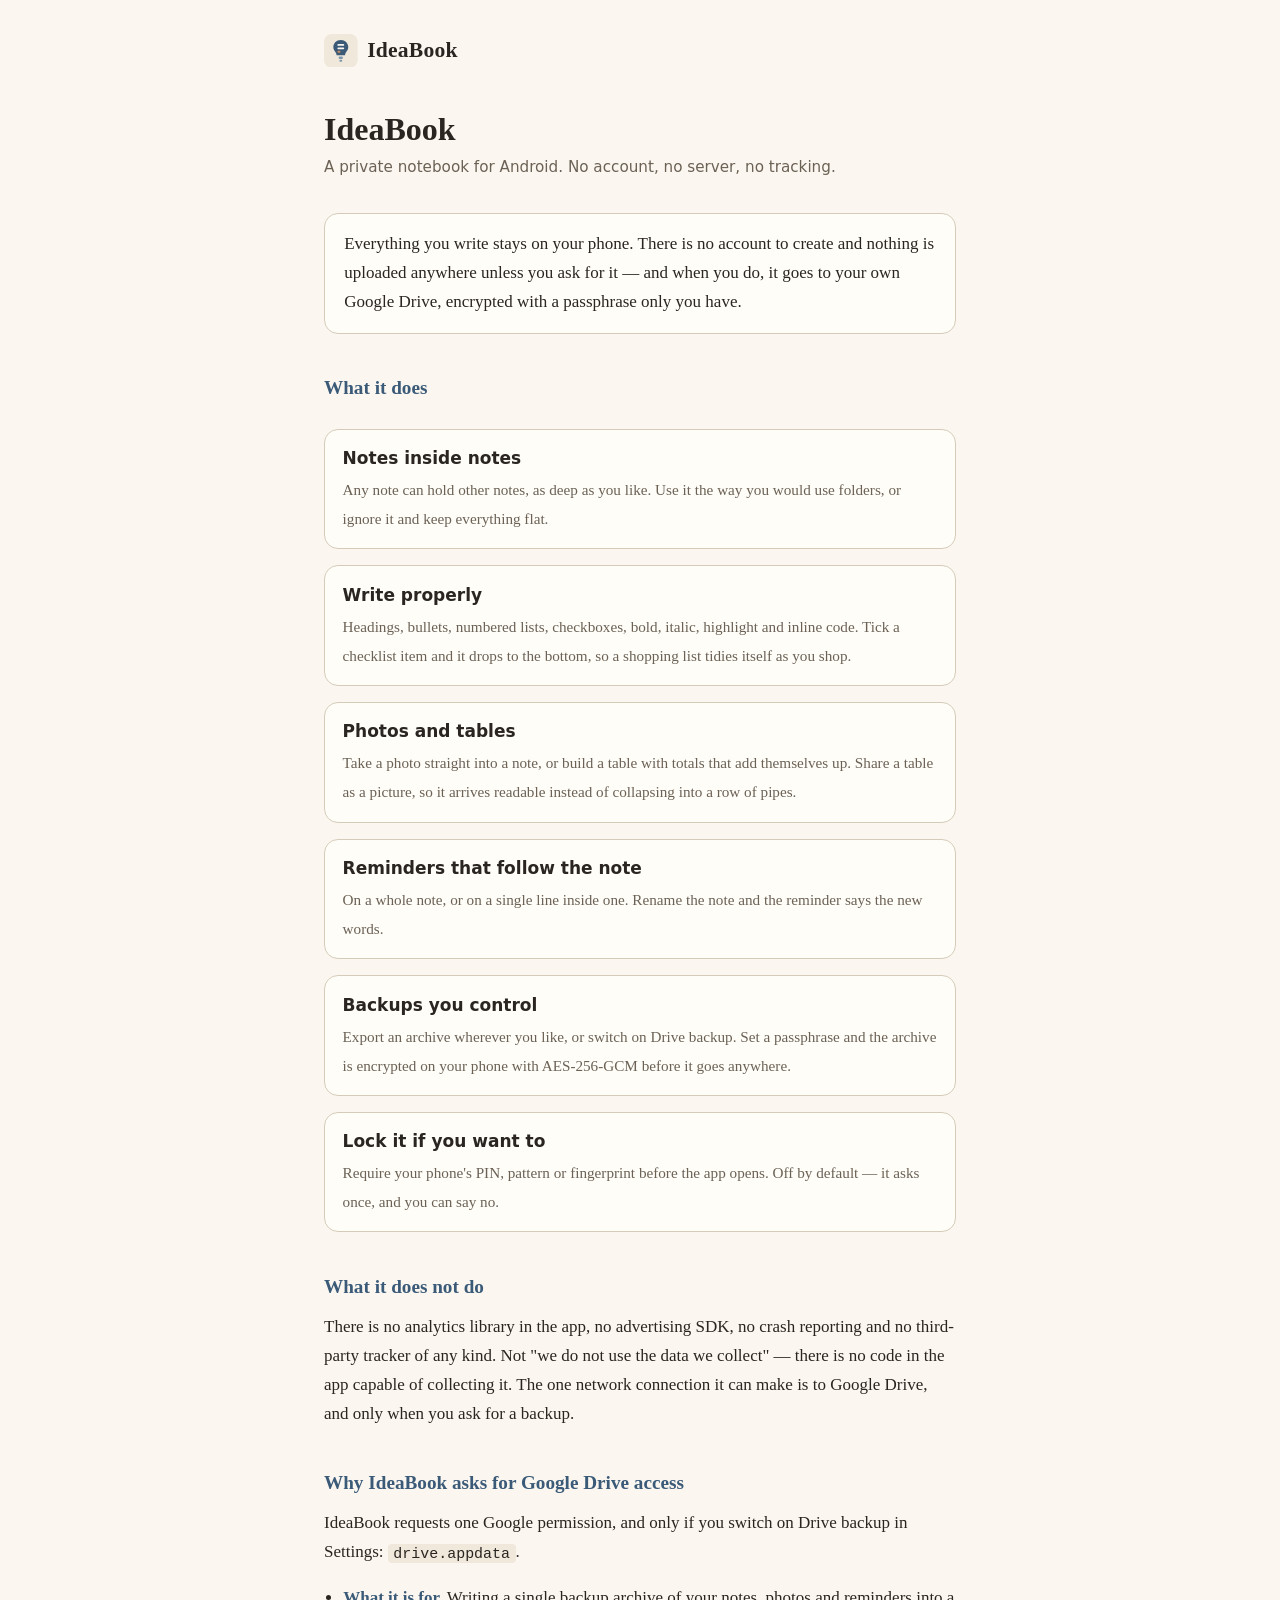
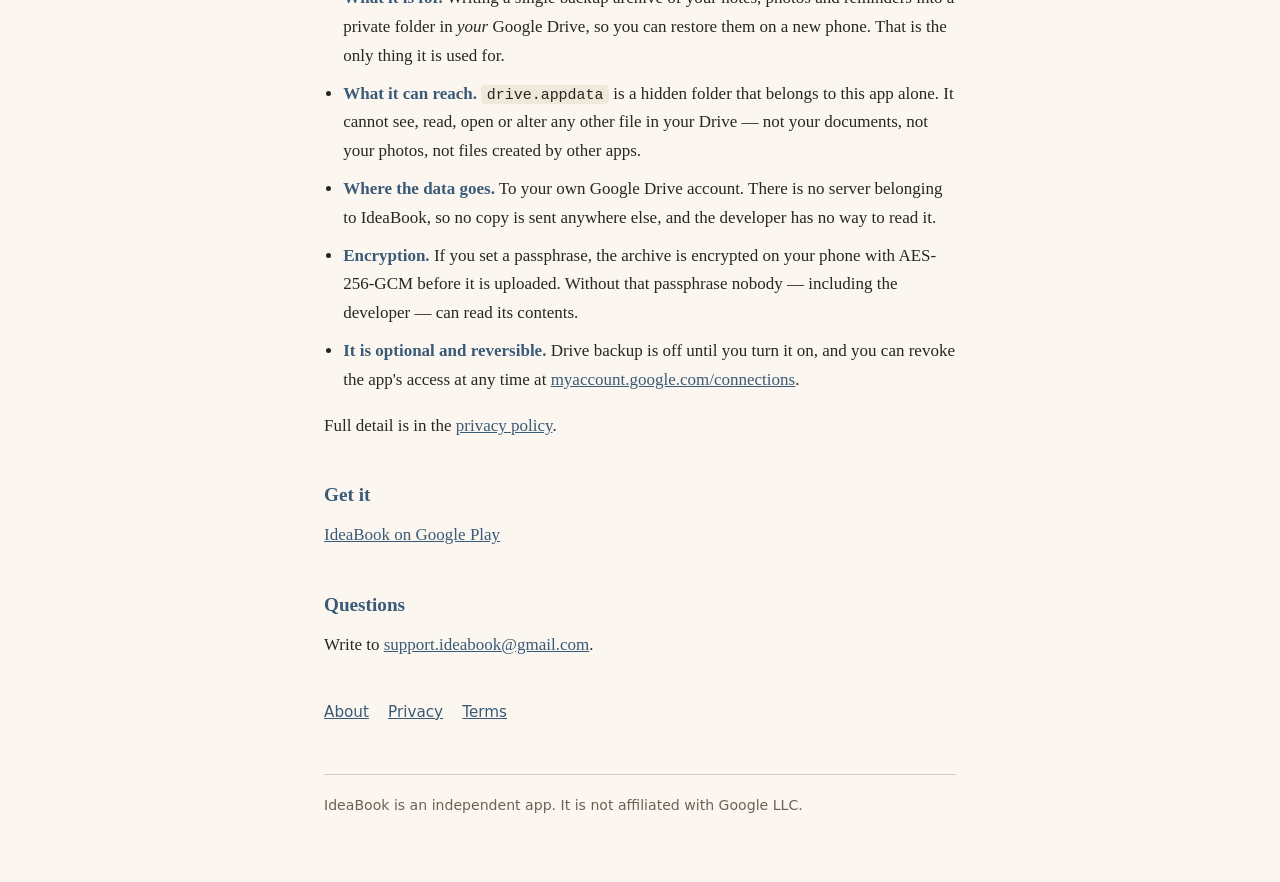
<file: index.html>
<!DOCTYPE html>
<html lang="en">
<head>
<meta charset="utf-8">
<meta name="viewport" content="width=device-width, initial-scale=1">
<title>IdeaBook — a private notebook for Android</title>
<meta name="description" content="A private notebook for Android. Notes inside notes, photos, tables and reminders. No account, no server, no tracking.">
<link rel="stylesheet" href="style.css">
</head>
<body>
<main>
  <div class="brand">
    <a href="./">
      <svg viewBox="0 0 108 108" width="34" height="34" xmlns="http://www.w3.org/2000/svg" aria-hidden="true">
  <rect width="108" height="108" rx="24" fill="#efe8db"/>
  <path d="M54 19C40.2 19 30 29.4 30 42c0 8 4.5 13 7.5 17.5C39.8 63 40.3 65 40.3 68h27.4c0-3 .5-5 2.8-8.5C73.5 55 78 50 78 42 78 29.4 67.8 19 54 19Z" fill="#3a5a78"/>
  <rect x="43" y="32" width="22" height="6" rx="3" fill="#fbf7f0"/>
  <rect x="43" y="43" width="22" height="6" rx="3" fill="#fbf7f0"/>
  <rect x="43" y="54" width="10" height="6" rx="3" fill="#c98a5e"/>
  <rect x="47" y="72" width="14" height="8" rx="4" fill="#7e96ac"/>
  <rect x="49.5" y="83" width="9" height="6" rx="3" fill="#7e96ac"/>
</svg>
      <b>IdeaBook</b>
    </a>
  </div>

  <h1>IdeaBook</h1>
  <p class="sub">A private notebook for Android. No account, no server, no tracking.</p>

  <p class="lede">Everything you write stays on your phone. There is no account to create and
  nothing is uploaded anywhere unless you ask for it — and when you do, it goes to your own
  Google Drive, encrypted with a passphrase only you have.</p>

  <h2>What it does</h2>
  <div class="features">
    <div class="feature"><b>Notes inside notes</b><span>Any note can hold other notes, as deep as
      you like. Use it the way you would use folders, or ignore it and keep everything flat.</span></div>
    <div class="feature"><b>Write properly</b><span>Headings, bullets, numbered lists, checkboxes,
      bold, italic, highlight and inline code. Tick a checklist item and it drops to the bottom,
      so a shopping list tidies itself as you shop.</span></div>
    <div class="feature"><b>Photos and tables</b><span>Take a photo straight into a note, or build
      a table with totals that add themselves up. Share a table as a picture, so it arrives
      readable instead of collapsing into a row of pipes.</span></div>
    <div class="feature"><b>Reminders that follow the note</b><span>On a whole note, or on a single
      line inside one. Rename the note and the reminder says the new words.</span></div>
    <div class="feature"><b>Backups you control</b><span>Export an archive wherever you like, or
      switch on Drive backup. Set a passphrase and the archive is encrypted on your phone with
      AES-256-GCM before it goes anywhere.</span></div>
    <div class="feature"><b>Lock it if you want to</b><span>Require your phone's PIN, pattern or
      fingerprint before the app opens. Off by default — it asks once, and you can say no.</span></div>
  </div>

  <h2>What it does not do</h2>
  <p>There is no analytics library in the app, no advertising SDK, no crash reporting and no
  third-party tracker of any kind. Not "we do not use the data we collect" — there is no code in
  the app capable of collecting it. The one network connection it can make is to Google Drive,
  and only when you ask for a backup.</p>

  <h2>Why IdeaBook asks for Google Drive access</h2>
  <p>IdeaBook requests one Google permission, and only if you switch on Drive backup in Settings:
  <code>drive.appdata</code>.</p>
  <ul>
    <li><b>What it is for.</b> Writing a single backup archive of your notes, photos and reminders
      into a private folder in <em>your</em> Google Drive, so you can restore them on a new phone.
      That is the only thing it is used for.</li>
    <li><b>What it can reach.</b> <code>drive.appdata</code> is a hidden folder that belongs to this
      app alone. It cannot see, read, open or alter any other file in your Drive — not your
      documents, not your photos, not files created by other apps.</li>
    <li><b>Where the data goes.</b> To your own Google Drive account. There is no server belonging
      to IdeaBook, so no copy is sent anywhere else, and the developer has no way to read it.</li>
    <li><b>Encryption.</b> If you set a passphrase, the archive is encrypted on your phone with
      AES-256-GCM before it is uploaded. Without that passphrase nobody — including the developer
      — can read its contents.</li>
    <li><b>It is optional and reversible.</b> Drive backup is off until you turn it on, and you can
      revoke the app's access at any time at
      <a href="https://myaccount.google.com/connections">myaccount.google.com/connections</a>.</li>
  </ul>
  <p>Full detail is in the <a href="privacy/">privacy policy</a>.</p>

  <h2>Get it</h2>
  <p><a href="https://play.google.com/store/apps/details?id=org.privastack.ideabook">IdeaBook on
  Google Play</a></p>

  <h2>Questions</h2>
  <p>Write to <a href="mailto:support.ideabook@gmail.com">support.ideabook@gmail.com</a>.</p>

  <nav class="pages">
    <a href="./" aria-current="page">About</a>
    <a href="privacy/">Privacy</a>
    <a href="terms/">Terms</a>
  </nav>
  <footer>
    IdeaBook is an independent app. It is not affiliated with Google LLC.
  </footer>
</main>
</body>
</html>
</file>
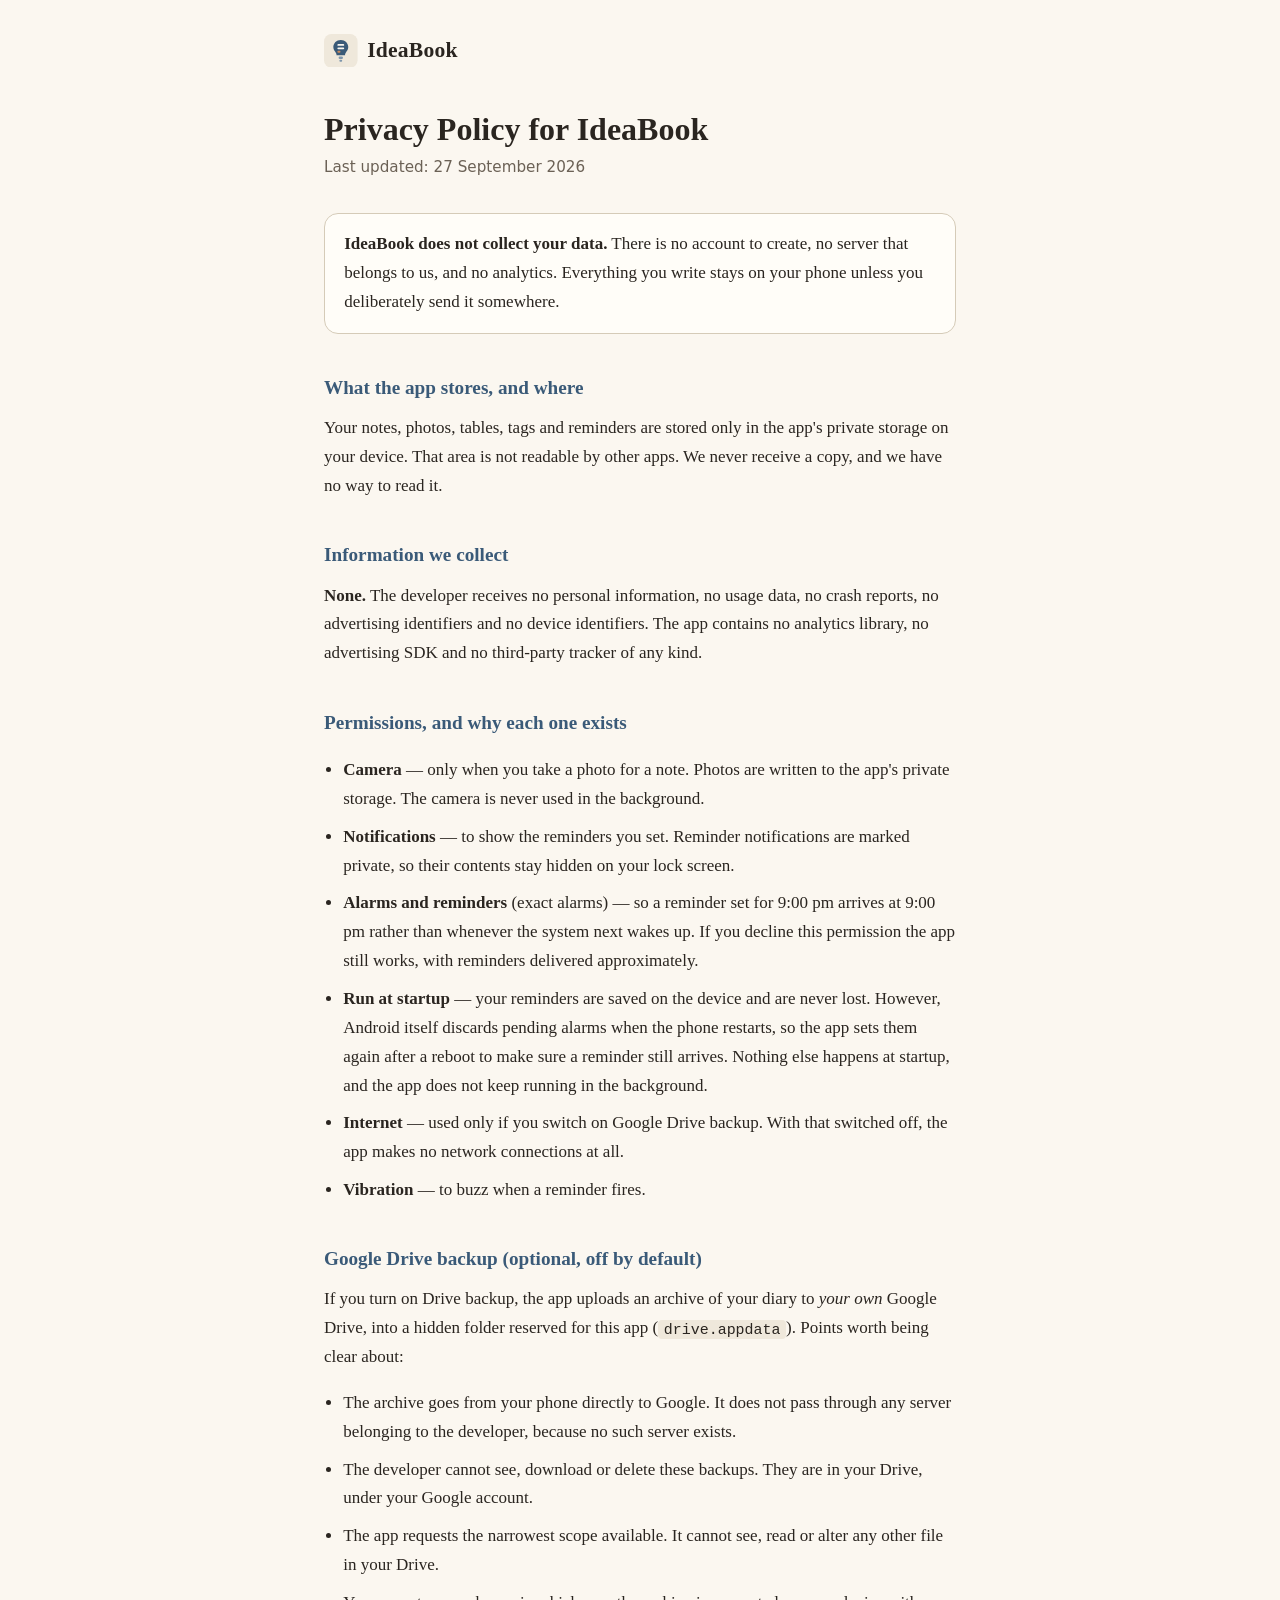
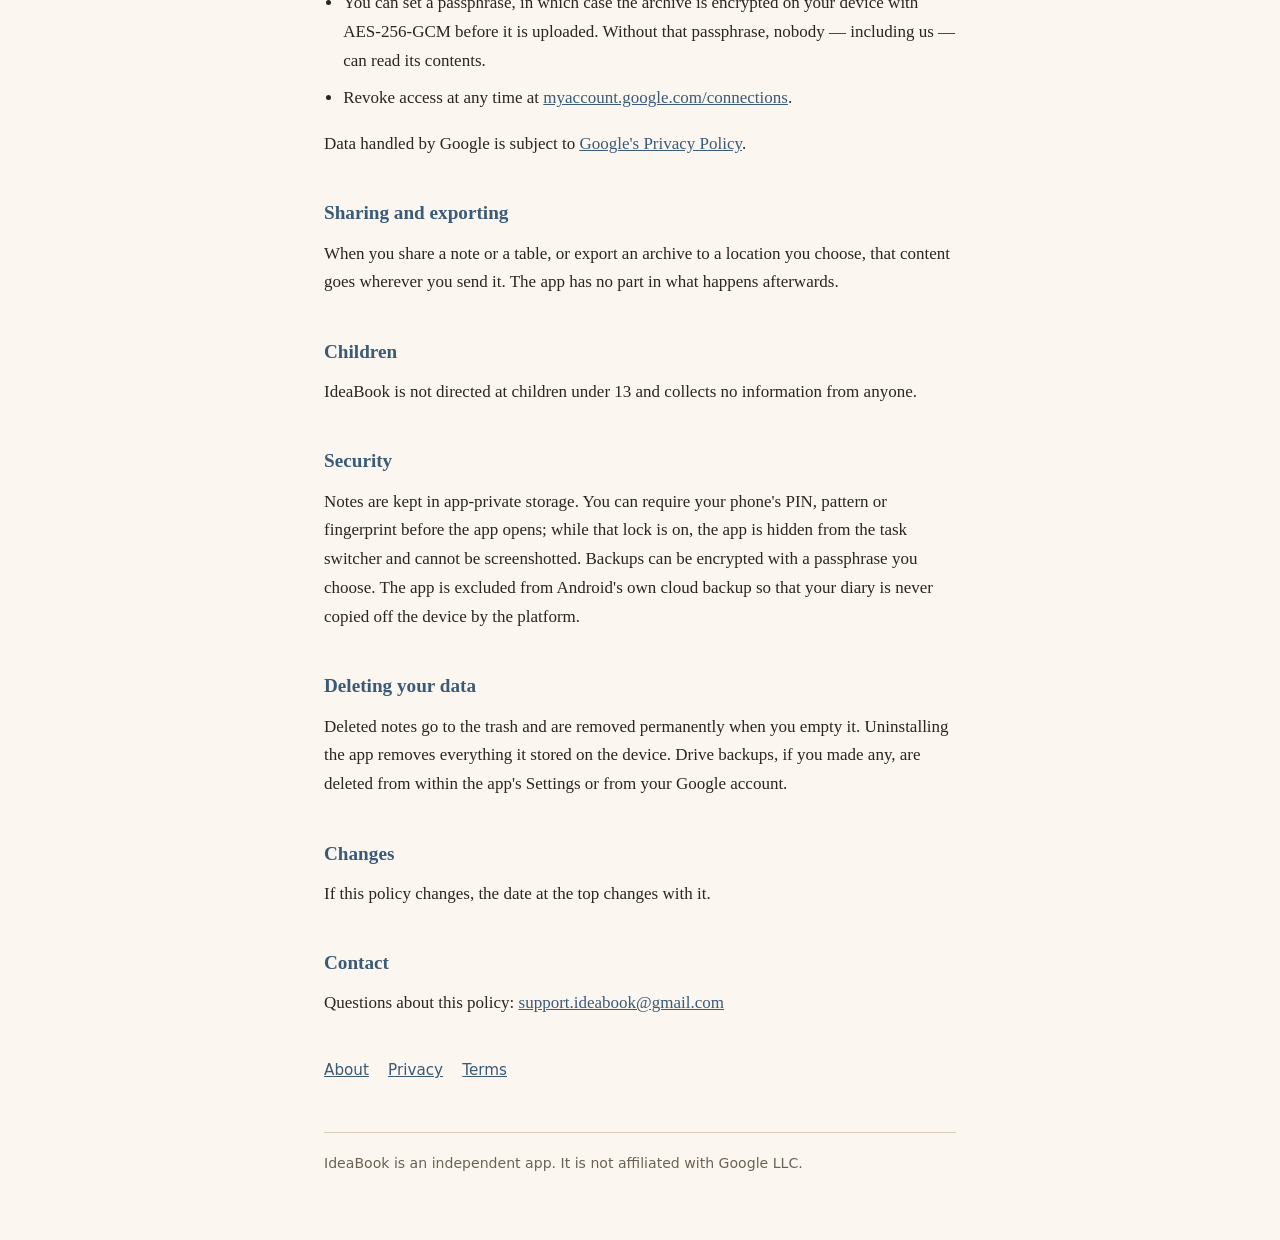
<file: privacy/index.html>
<!DOCTYPE html>
<html lang="en">
<head>
<meta charset="utf-8">
<meta name="viewport" content="width=device-width, initial-scale=1">
<title>IdeaBook — Privacy Policy</title>
<meta name="description" content="IdeaBook collects no data. No account, no server, no analytics. Everything stays on your phone.">
<link rel="stylesheet" href="../style.css">
</head>
<body>
<main>
  <div class="brand">
    <a href="../">
      <svg viewBox="0 0 108 108" width="34" height="34" xmlns="http://www.w3.org/2000/svg" aria-hidden="true">
  <rect width="108" height="108" rx="24" fill="#efe8db"/>
  <path d="M54 19C40.2 19 30 29.4 30 42c0 8 4.5 13 7.5 17.5C39.8 63 40.3 65 40.3 68h27.4c0-3 .5-5 2.8-8.5C73.5 55 78 50 78 42 78 29.4 67.8 19 54 19Z" fill="#3a5a78"/>
  <rect x="43" y="32" width="22" height="6" rx="3" fill="#fbf7f0"/>
  <rect x="43" y="43" width="22" height="6" rx="3" fill="#fbf7f0"/>
  <rect x="43" y="54" width="10" height="6" rx="3" fill="#c98a5e"/>
  <rect x="47" y="72" width="14" height="8" rx="4" fill="#7e96ac"/>
  <rect x="49.5" y="83" width="9" height="6" rx="3" fill="#7e96ac"/>
</svg>
      <b>IdeaBook</b>
    </a>
  </div>

  <h1>Privacy Policy for IdeaBook</h1>
    <p class="sub">Last updated: 27 September 2026</p>
  
    <p class="lede"><strong>IdeaBook does not collect your data.</strong> There is no account to
    create, no server that belongs to us, and no analytics. Everything you write stays on your
    phone unless you deliberately send it somewhere.</p>
  
    <h2>What the app stores, and where</h2>
    <p>Your notes, photos, tables, tags and reminders are stored only in the app's private storage
    on your device. That area is not readable by other apps. We never receive a copy, and we have
    no way to read it.</p>
  
    <h2>Information we collect</h2>
    <p><strong>None.</strong> The developer receives no personal information, no usage data, no
    crash reports, no advertising identifiers and no device identifiers. The app contains no
    analytics library, no advertising SDK and no third-party tracker of any kind.</p>
  
    <h2>Permissions, and why each one exists</h2>
    <ul>
      <li><strong>Camera</strong> — only when you take a photo for a note. Photos are written to
        the app's private storage. The camera is never used in the background.</li>
      <li><strong>Notifications</strong> — to show the reminders you set. Reminder notifications
        are marked private, so their contents stay hidden on your lock screen.</li>
      <li><strong>Alarms and reminders</strong> (exact alarms) — so a reminder set for 9:00 pm
        arrives at 9:00 pm rather than whenever the system next wakes up. If you decline this
        permission the app still works, with reminders delivered approximately.</li>
      <li><strong>Run at startup</strong> — your reminders are saved on the device and are never
        lost. However, Android itself discards pending alarms when the phone restarts, so the app
        sets them again after a reboot to make sure a reminder still arrives. Nothing else happens
        at startup, and the app does not keep running in the background.</li>
      <li><strong>Internet</strong> — used only if you switch on Google Drive backup. With that
        switched off, the app makes no network connections at all.</li>
      <li><strong>Vibration</strong> — to buzz when a reminder fires.</li>
    </ul>
  
    <h2>Google Drive backup (optional, off by default)</h2>
    <p>If you turn on Drive backup, the app uploads an archive of your diary to
    <em>your own</em> Google Drive, into a hidden folder reserved for this app
    (<code>drive.appdata</code>). Points worth being clear about:</p>
    <ul>
      <li>The archive goes from your phone directly to Google. It does not pass through any server
        belonging to the developer, because no such server exists.</li>
      <li>The developer cannot see, download or delete these backups. They are in your Drive,
        under your Google account.</li>
      <li>The app requests the narrowest scope available. It cannot see, read or alter any other
        file in your Drive.</li>
      <li>You can set a passphrase, in which case the archive is encrypted on your device with
        AES-256-GCM before it is uploaded. Without that passphrase, nobody — including us — can
        read its contents.</li>
      <li>Revoke access at any time at
        <a href="https://myaccount.google.com/connections">myaccount.google.com/connections</a>.</li>
    </ul>
    <p>Data handled by Google is subject to
    <a href="https://policies.google.com/privacy">Google's Privacy Policy</a>.</p>
  
    <h2>Sharing and exporting</h2>
    <p>When you share a note or a table, or export an archive to a location you choose, that
    content goes wherever you send it. The app has no part in what happens afterwards.</p>
  
    <h2>Children</h2>
    <p>IdeaBook is not directed at children under 13 and collects no information from anyone.</p>
  
    <h2>Security</h2>
    <p>Notes are kept in app-private storage. You can require your phone's PIN, pattern or
    fingerprint before the app opens; while that lock is on, the app is hidden from the task
    switcher and cannot be screenshotted. Backups can be encrypted with a passphrase you choose.
    The app is excluded from Android's own cloud backup so that your diary is never copied off the
    device by the platform.</p>
  
    <h2>Deleting your data</h2>
    <p>Deleted notes go to the trash and are removed permanently when you empty it. Uninstalling
    the app removes everything it stored on the device. Drive backups, if you made any, are
    deleted from within the app's Settings or from your Google account.</p>
  
    <h2>Changes</h2>
    <p>If this policy changes, the date at the top changes with it.</p>
  
    <h2>Contact</h2>
    <p>Questions about this policy: <a href="mailto:support.ideabook@gmail.com">support.ideabook@gmail.com</a></p>

  <nav class="pages">
    <a href="../">About</a>
    <a href="../privacy/" aria-current="page">Privacy</a>
    <a href="../terms/">Terms</a>
  </nav>
  <footer>
    IdeaBook is an independent app. It is not affiliated with Google LLC.
  </footer>
</main>
</body>
</html>
</file>
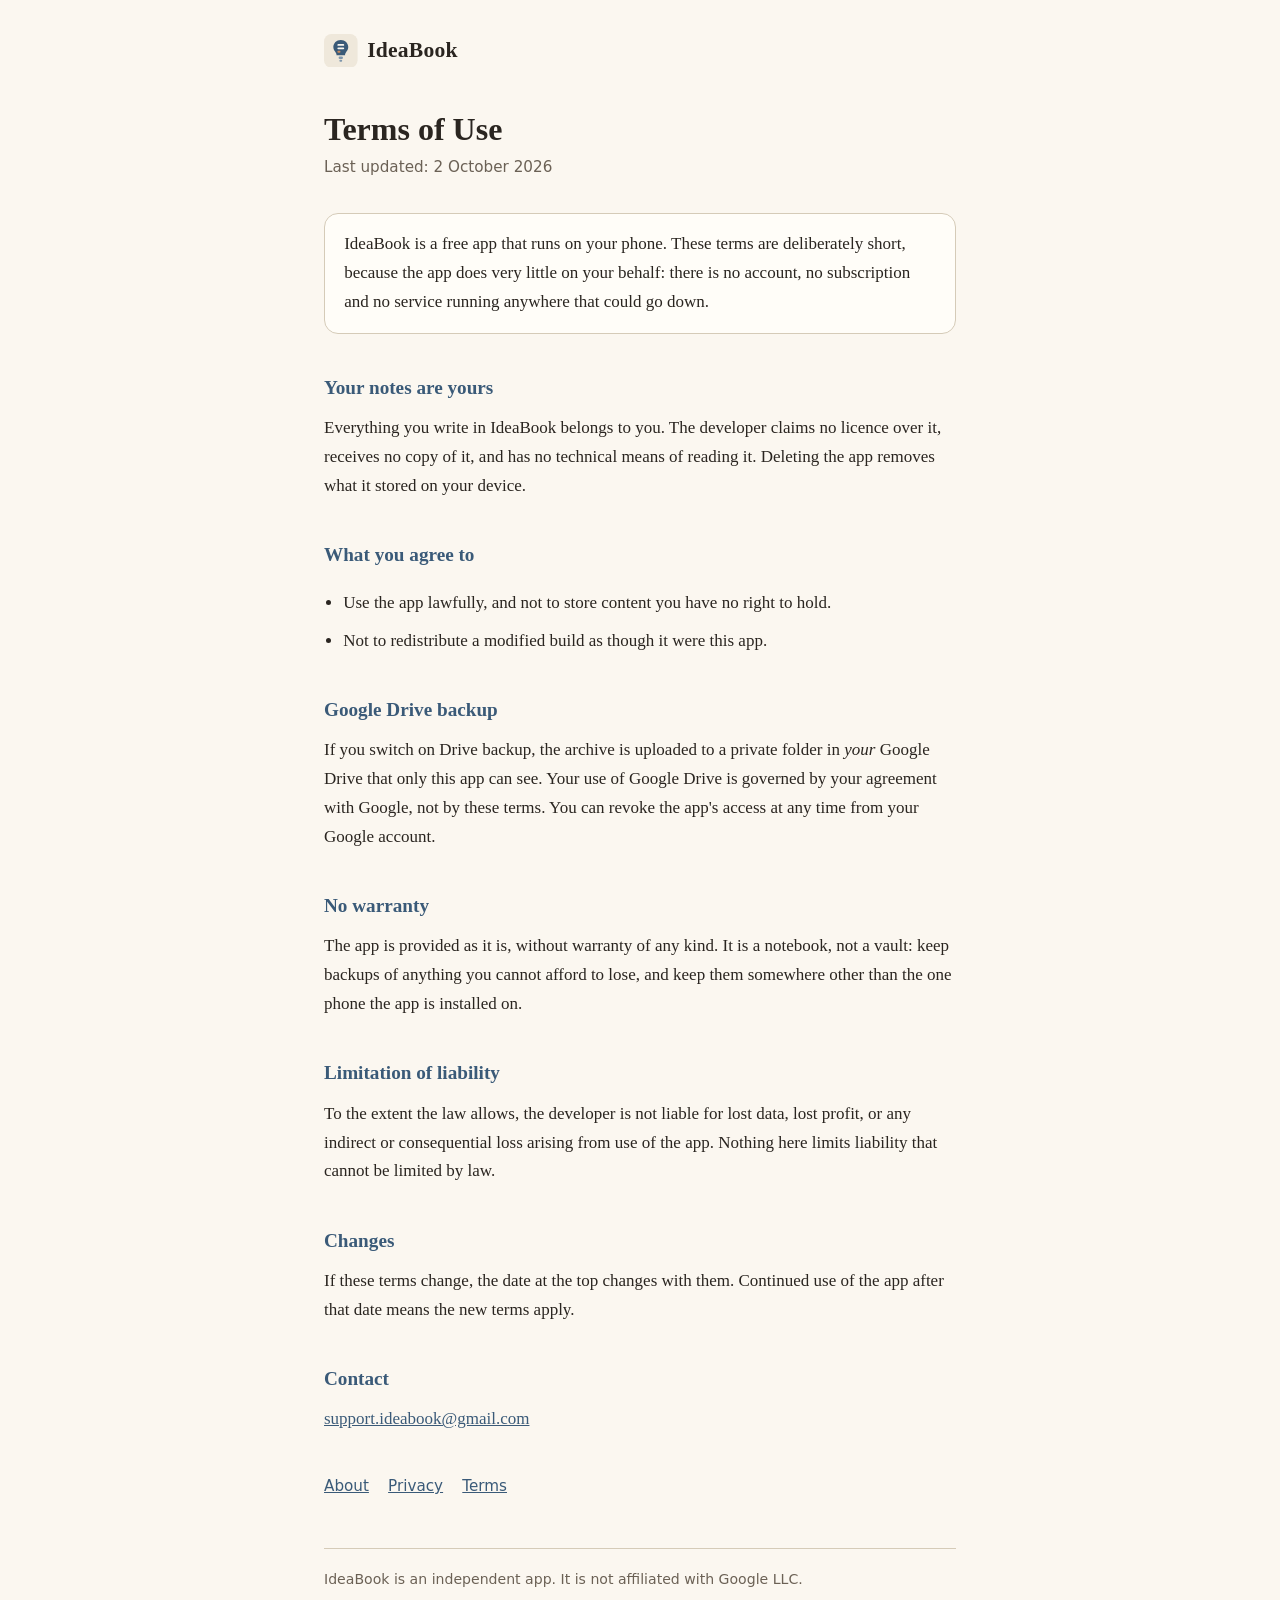
<file: terms/index.html>
<!DOCTYPE html>
<html lang="en">
<head>
<meta charset="utf-8">
<meta name="viewport" content="width=device-width, initial-scale=1">
<title>IdeaBook — Terms of Use</title>
<meta name="description" content="Terms of use for the IdeaBook Android app.">
<link rel="stylesheet" href="../style.css">
</head>
<body>
<main>
  <div class="brand">
    <a href="../">
      <svg viewBox="0 0 108 108" width="34" height="34" xmlns="http://www.w3.org/2000/svg" aria-hidden="true">
  <rect width="108" height="108" rx="24" fill="#efe8db"/>
  <path d="M54 19C40.2 19 30 29.4 30 42c0 8 4.5 13 7.5 17.5C39.8 63 40.3 65 40.3 68h27.4c0-3 .5-5 2.8-8.5C73.5 55 78 50 78 42 78 29.4 67.8 19 54 19Z" fill="#3a5a78"/>
  <rect x="43" y="32" width="22" height="6" rx="3" fill="#fbf7f0"/>
  <rect x="43" y="43" width="22" height="6" rx="3" fill="#fbf7f0"/>
  <rect x="43" y="54" width="10" height="6" rx="3" fill="#c98a5e"/>
  <rect x="47" y="72" width="14" height="8" rx="4" fill="#7e96ac"/>
  <rect x="49.5" y="83" width="9" height="6" rx="3" fill="#7e96ac"/>
</svg>
      <b>IdeaBook</b>
    </a>
  </div>

  <h1>Terms of Use</h1>
  <p class="sub">Last updated: 2 October 2026</p>

  <p class="lede">IdeaBook is a free app that runs on your phone. These terms are deliberately
  short, because the app does very little on your behalf: there is no account, no subscription
  and no service running anywhere that could go down.</p>

  <h2>Your notes are yours</h2>
  <p>Everything you write in IdeaBook belongs to you. The developer claims no licence over it,
  receives no copy of it, and has no technical means of reading it. Deleting the app removes
  what it stored on your device.</p>

  <h2>What you agree to</h2>
  <ul>
    <li>Use the app lawfully, and not to store content you have no right to hold.</li>
    <li>Not to redistribute a modified build as though it were this app.</li>
  </ul>

  <h2>Google Drive backup</h2>
  <p>If you switch on Drive backup, the archive is uploaded to a private folder in <em>your</em>
  Google Drive that only this app can see. Your use of Google Drive is governed by your agreement
  with Google, not by these terms. You can revoke the app's access at any time from your Google
  account.</p>

  <h2>No warranty</h2>
  <p>The app is provided as it is, without warranty of any kind. It is a notebook, not a vault:
  keep backups of anything you cannot afford to lose, and keep them somewhere other than the one
  phone the app is installed on.</p>

  <h2>Limitation of liability</h2>
  <p>To the extent the law allows, the developer is not liable for lost data, lost profit, or any
  indirect or consequential loss arising from use of the app. Nothing here limits liability that
  cannot be limited by law.</p>

  <h2>Changes</h2>
  <p>If these terms change, the date at the top changes with them. Continued use of the app after
  that date means the new terms apply.</p>

  <h2>Contact</h2>
  <p><a href="mailto:support.ideabook@gmail.com">support.ideabook@gmail.com</a></p>

  <nav class="pages">
    <a href="../">About</a>
    <a href="../privacy/">Privacy</a>
    <a href="../terms/" aria-current="page">Terms</a>
  </nav>
  <footer>
    IdeaBook is an independent app. It is not affiliated with Google LLC.
  </footer>
</main>
</body>
</html>
</file>
<file: style.css>
/*
  The app's Paper palette, on the web.

  The site and the app should look like the same thing made by the same person — someone who
  lands here from the Play listing has already seen the icon. Ink on warm paper, one accent in
  clay, and nothing else.
*/
:root {
  --paper: #fbf7f0;
  --surface: #fffdf8;
  --variant: #efe8db;
  --rule: #d5cbb8;
  --ink: #3a5a78;
  --clay: #a85c3b;
  --text: #2a2520;
  --muted: #6b6155;
}
@media (prefers-color-scheme: dark) {
  :root {
    --paper: #15130f;
    --surface: #1c1a15;
    --variant: #2c2921;
    --rule: #524c40;
    --ink: #a6c4e0;
    --clay: #e6a182;
    --text: #ece6dc;
    --muted: #a69d90;
  }
}

* { box-sizing: border-box; }

body {
  margin: 0;
  background: var(--paper);
  color: var(--text);
  font: 17px/1.7 ui-serif, Georgia, "Times New Roman", serif;
  -webkit-text-size-adjust: 100%;
}

main { max-width: 42rem; margin: 0 auto; padding: 2rem 1.25rem 4rem; }

/* The wordmark, as close to the app's lockup as a web page can honestly get. */
.brand { display: flex; align-items: center; gap: .6rem; margin-bottom: 2.5rem; }
.brand svg { width: 2.1rem; height: 2.1rem; flex: none; }
.brand b { font-size: 1.35rem; letter-spacing: .01em; }
.brand a { color: inherit; text-decoration: none; display: flex; align-items: center; gap: .6rem; }

h1 { font-size: 2rem; line-height: 1.25; margin: 0 0 .4rem; }
h2 { font-size: 1.2rem; margin: 2.4rem 0 .6rem; color: var(--ink); }
h3 { font-size: 1rem; margin: 1.6rem 0 .3rem; }
p, li { margin: .6rem 0; }
ul { padding-left: 1.2rem; }

.sub { color: var(--muted); margin: 0 0 2rem; font-size: .95rem; }

.lede {
  background: var(--surface);
  border: 1px solid var(--rule);
  border-radius: 14px;
  padding: 1rem 1.2rem;
  margin: 1.5rem 0 2rem;
}

a { color: var(--ink); }
a:hover { color: var(--clay); }

nav.pages { margin: 2.5rem 0 0; display: flex; gap: 1.2rem; flex-wrap: wrap; font-size: .95rem; }

footer {
  margin-top: 3rem; padding-top: 1.2rem;
  border-top: 1px solid var(--rule);
  color: var(--muted); font-size: .88rem;
}

code {
  background: var(--variant); padding: .1rem .35rem; border-radius: 4px;
  font-family: ui-monospace, SFMono-Regular, Menlo, monospace; font-size: .88em;
}

/* Sans for the parts that are the app's voice rather than its writing, same rule as in-app. */
.sub, nav.pages, footer, .feature b { font-family: system-ui, -apple-system, "Segoe UI", Roboto, sans-serif; }

.features { display: grid; gap: 1rem; margin: 1.5rem 0; }
.feature { background: var(--surface); border: 1px solid var(--rule); border-radius: 14px; padding: .9rem 1.1rem; }
.feature b { display: block; margin-bottom: .2rem; }
.feature span { color: var(--muted); font-size: .95rem; }

/* The Drive-permission list: Google's branding review looks for this explanation, so it has to
   read as prose rather than as another feature grid. */
main > ul { padding-left: 1.2rem; }
main > ul li { margin: .55rem 0; }
main > ul li b { color: var(--ink); }
</file>
